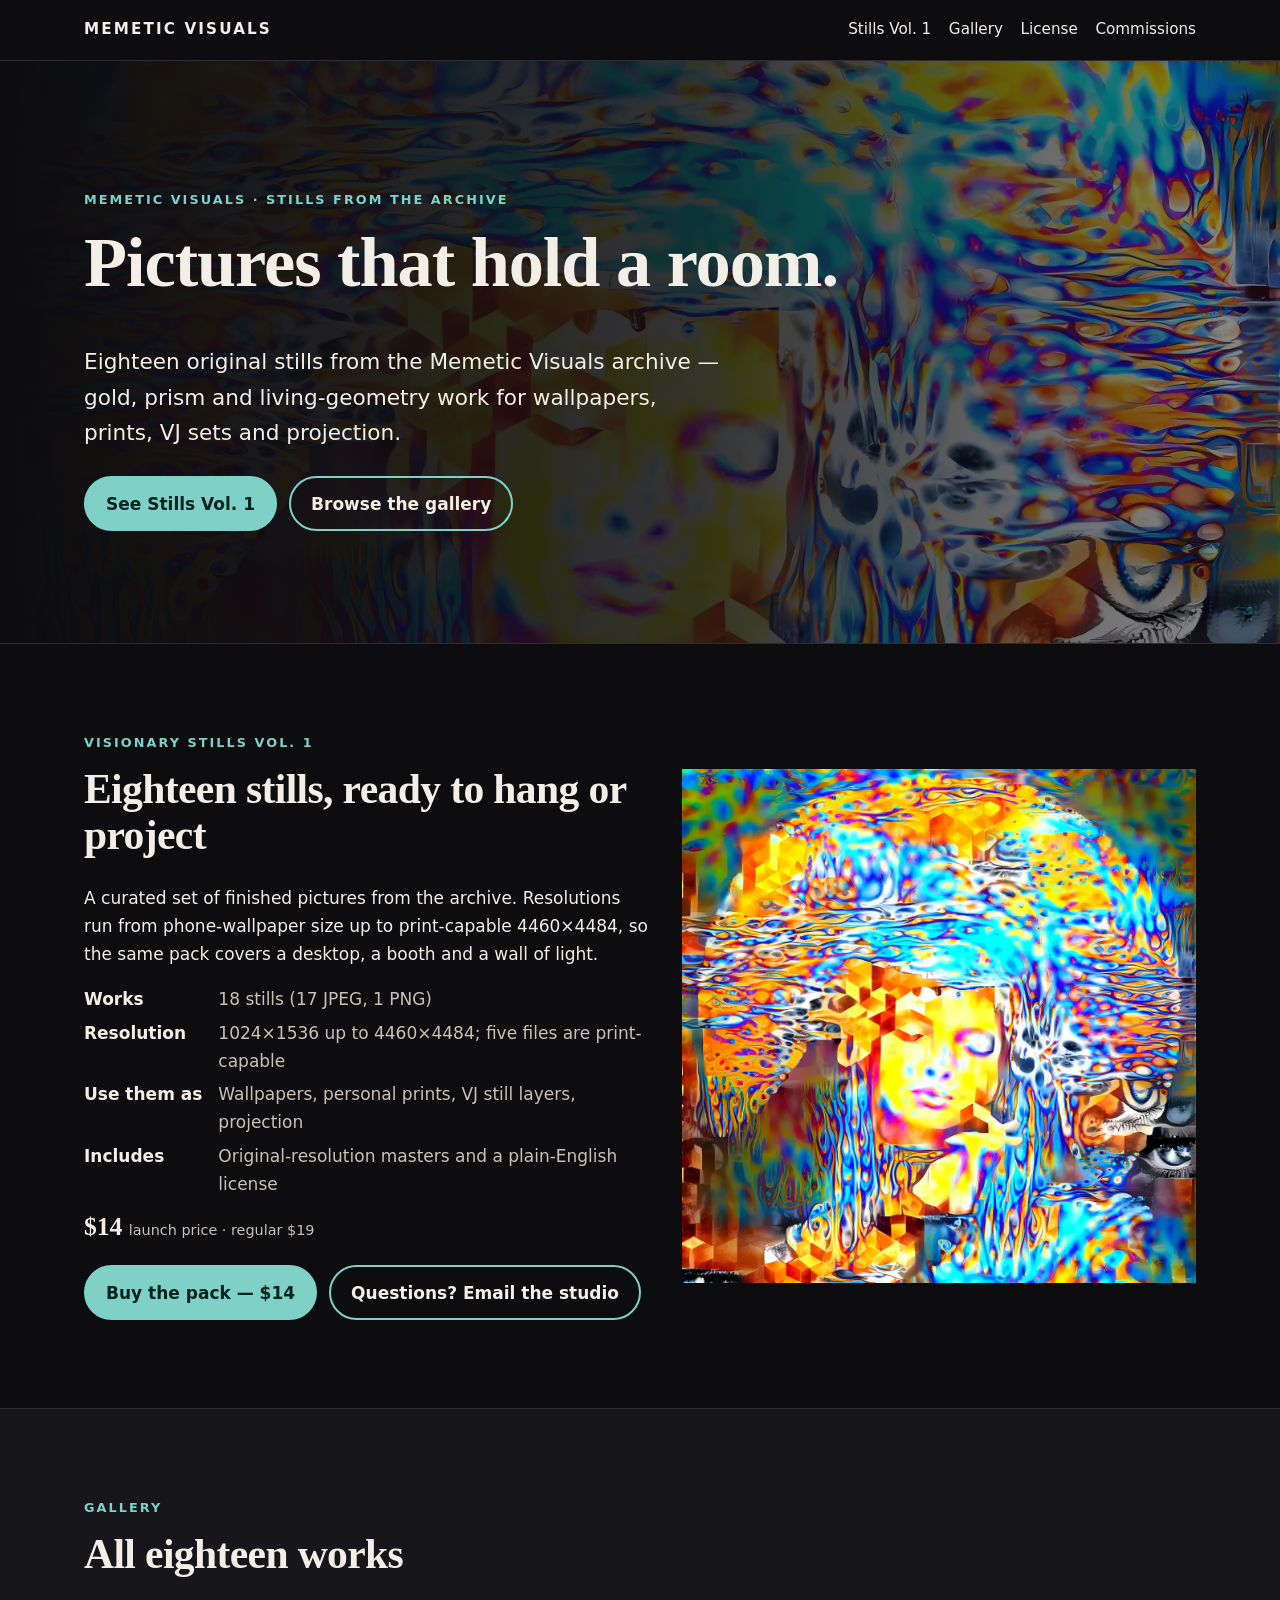
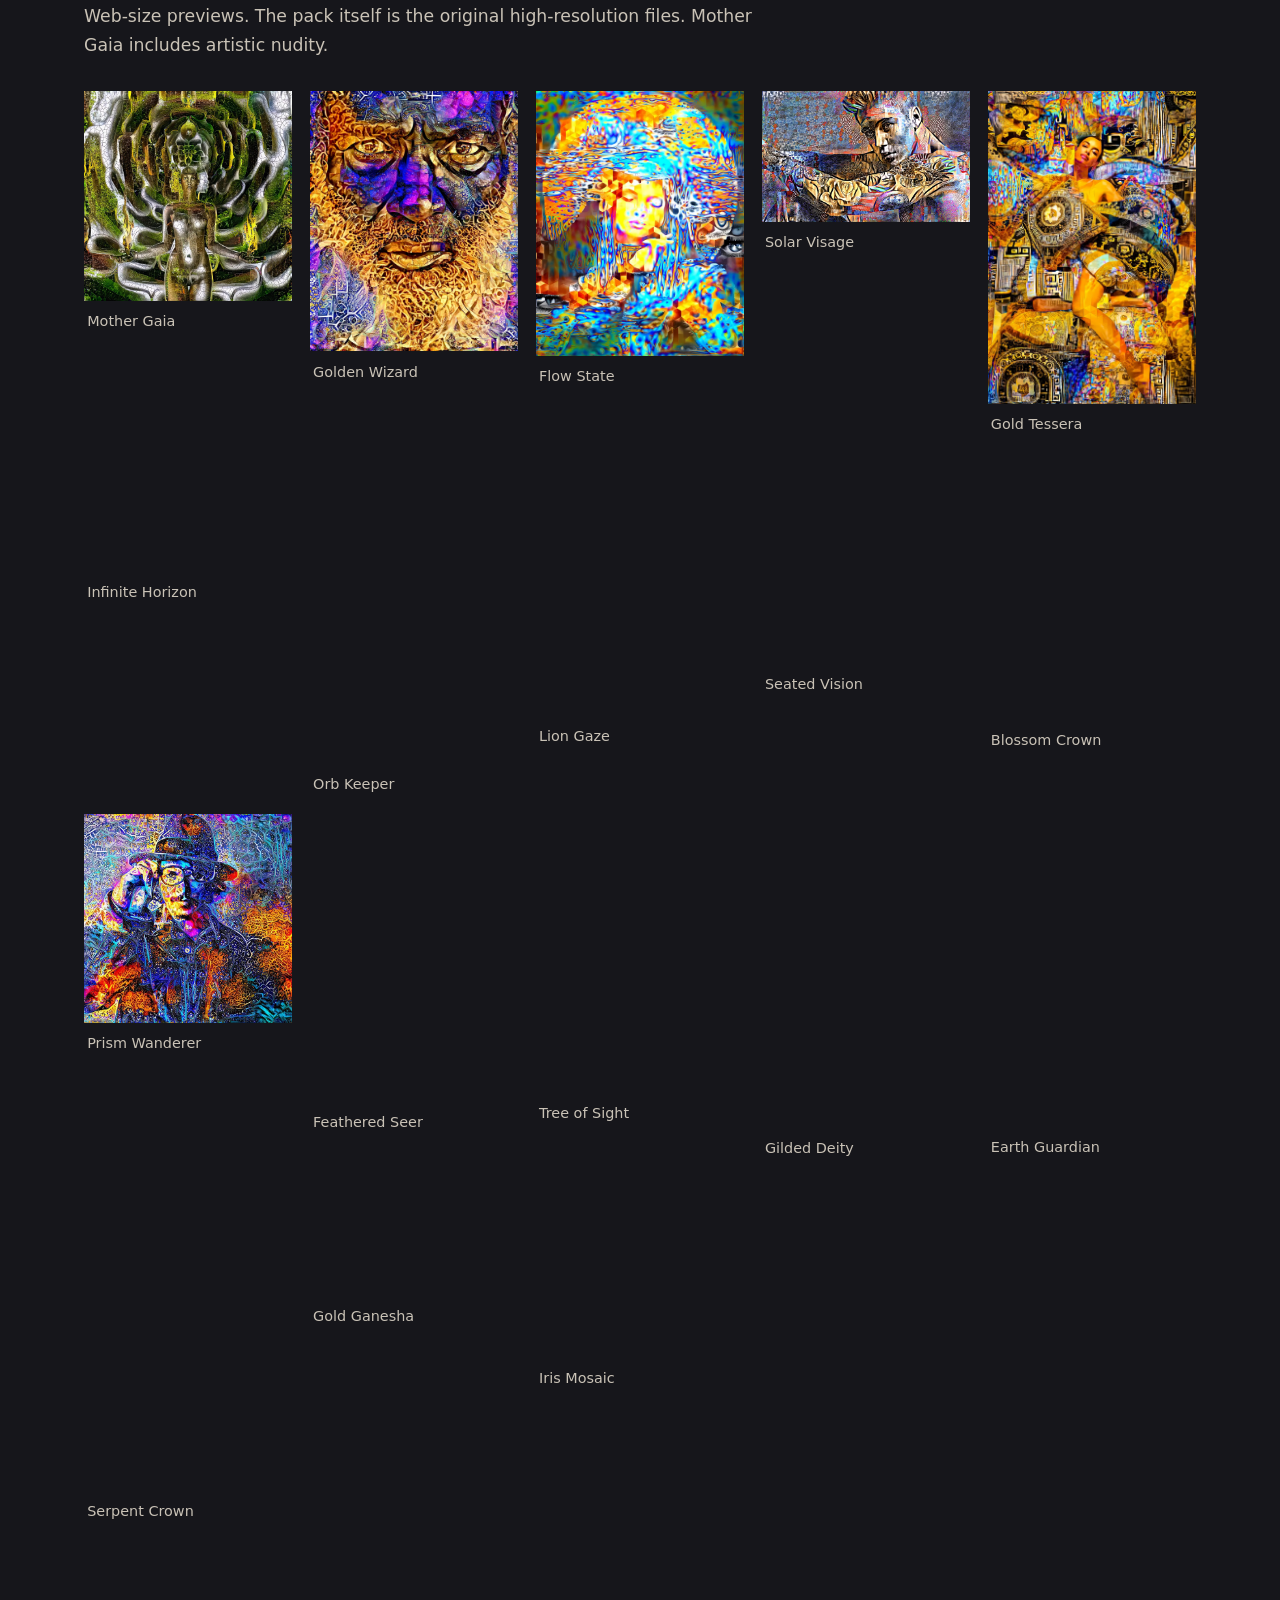
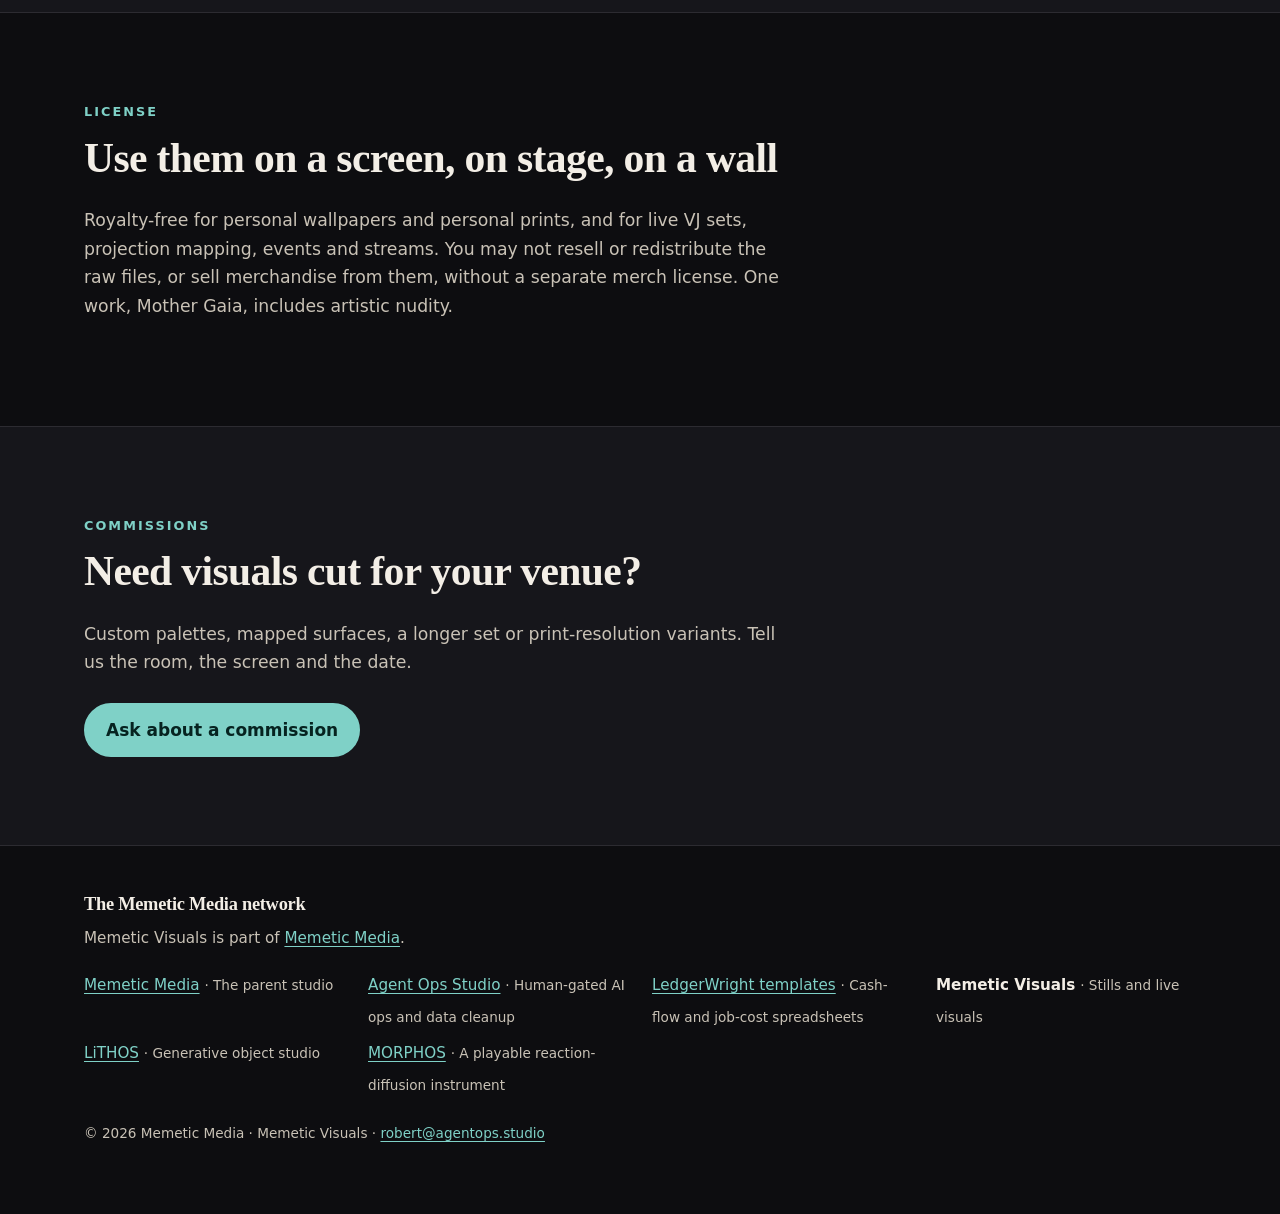
<file: index.html>
<!doctype html>
<html lang="en">
<head>
<meta charset="utf-8">
<meta name="viewport" content="width=device-width, initial-scale=1">
<title>Memetic Visuals | Visionary Stills Vol. 1</title>
<meta name="description" content="Eighteen high-resolution visionary stills for wallpapers, VJ sets and projection. Original work from the Memetic Visuals archive, launching at $14.">
<link rel="canonical" href="https://iamm3ta.github.io/memetic-visuals/">
<meta name="theme-color" content="#0d0d10">
<!-- Open Graph / Twitter: 1200x630 card in assets/og.jpg (Flow State crop) -->
<meta property="og:type" content="website">
<meta property="og:site_name" content="Memetic Visuals">
<meta property="og:title" content="Memetic Visuals | Visionary Stills Vol. 1">
<meta property="og:description" content="Eighteen high-resolution visionary stills for wallpapers, VJ sets and projection. Original work from the Memetic Visuals archive, launching at $14.">
<meta property="og:url" content="https://iamm3ta.github.io/memetic-visuals/">
<meta property="og:image" content="https://iamm3ta.github.io/memetic-visuals/assets/og.jpg">
<meta property="og:image:width" content="1200">
<meta property="og:image:height" content="630">
<meta property="og:image:alt" content="Memetic Visuals Visionary Stills Vol. 1: gold and prism portrait from Flow State">
<meta name="twitter:card" content="summary_large_image">
<meta name="twitter:title" content="Memetic Visuals | Visionary Stills Vol. 1">
<meta name="twitter:description" content="Eighteen high-resolution visionary stills for wallpapers, VJ sets and projection. Original work from the Memetic Visuals archive, launching at $14.">
<meta name="twitter:image" content="https://iamm3ta.github.io/memetic-visuals/assets/og.jpg">
<meta name="twitter:image:alt" content="Memetic Visuals Visionary Stills Vol. 1: gold and prism portrait from Flow State">
<!-- favicon set -->
<link rel="icon" href="favicon.ico" sizes="48x48">
<link rel="icon" href="assets/favicon.svg" type="image/svg+xml">
<link rel="icon" href="assets/favicon-32.png" type="image/png" sizes="32x32">
<link rel="apple-touch-icon" href="assets/apple-touch-icon.png">
<link rel="manifest" href="site.webmanifest">
<link rel="preload" as="image" href="assets/hero-800.webp" imagesrcset="assets/hero-800.webp 800w, assets/hero-1600.webp 1600w" imagesizes="100vw">
<link rel="stylesheet" href="css/site.css">
<!-- Structured data (schema.org JSON-LD) -->
<script type="application/ld+json">
{
 "@context": "https://schema.org",
 "@graph": [
  {
   "@type": "Organization",
   "@id": "https://iamm3ta.github.io/memetic-visuals/#org",
   "name": "Memetic Visuals",
   "url": "https://iamm3ta.github.io/memetic-visuals/",
   "logo": "https://iamm3ta.github.io/memetic-visuals/assets/icon-512.png",
   "parentOrganization": {
    "@type": "Organization",
    "name": "Memetic Media",
    "url": "https://iamm3ta.github.io/memetic-media/",
    "logo": "https://iamm3ta.github.io/memetic-media/assets/icon-512.png"
   }
  },
  {
   "@type": "Product",
   "name": "Memetic Visuals Visionary Stills Vol. 1: 18 high-resolution stills",
   "description": "Eighteen original high-resolution stills for wallpapers, personal prints, VJ sets and projection. Resolutions from 1024×1536 up to 4460×4484.",
   "image": "https://iamm3ta.github.io/memetic-visuals/assets/cover.webp",
   "brand": {
    "@type": "Brand",
    "name": "Memetic Visuals"
   },
   "offers": {
    "@type": "Offer",
    "url": "https://ledgerwright.gumroad.com/l/memetic-visuals-pack",
    "price": "14.00",
    "priceCurrency": "USD",
    "availability": "https://schema.org/PreOrder",
    "seller": {
     "@id": "https://iamm3ta.github.io/memetic-visuals/#org"
    }
   }
  }
 ]
}
</script>
</head>
<body class="theme-dark theme-visuals">
<a class="skip" href="#main">Skip to content</a>
<header class="site-header">
  <div class="wrap">
    <a class="brand" href="./">Memetic Visuals</a>
    <nav aria-label="Main"><ul class="nav"><li><a href="#stills">Stills Vol. 1</a></li><li><a href="#gallery">Gallery</a></li><li><a href="#license">License</a></li><li><a href="#commission">Commissions</a></li></ul></nav>
  </div>
</header>
<main id="main">
<section class="hero">
  <img class="hero-media" src="assets/hero-800.webp" srcset="assets/hero-800.webp 800w, assets/hero-1600.webp 1600w" sizes="100vw" width="1600" height="900" alt="Gold and prism portrait from Flow State, cropped wide for the hero" fetchpriority="high"><div class="hero-scrim"></div>
  <div class="wrap">
    <p class="kicker">Memetic Visuals · stills from the archive</p>
    <h1>Pictures that hold a room.</h1>
    <p class="lede">Eighteen original stills from the Memetic Visuals archive — gold, prism and living-geometry work for wallpapers, prints, VJ sets and projection.</p>
    <div class="actions"><a class="btn btn-primary" href="#stills">See Stills Vol. 1</a><a class="btn btn-ghost" href="#gallery">Browse the gallery</a></div>
  </div>
</section>
<section class="band" id="stills">
  <div class="wrap split">
    <div>
      <p class="kicker">Visionary Stills Vol. 1</p>
      <h2>Eighteen stills, ready to hang or project</h2>
      <p>A curated set of finished pictures from the archive. Resolutions run from phone-wallpaper size up to print-capable 4460×4484, so the same pack covers a desktop, a booth and a wall of light.</p>
      <dl class="facts">
        <dt>Works</dt><dd>18 stills (17 JPEG, 1 PNG)</dd>
        <dt>Resolution</dt><dd>1024×1536 up to 4460×4484; five files are print-capable</dd>
        <dt>Use them as</dt><dd>Wallpapers, personal prints, VJ still layers, projection</dd>
        <dt>Includes</dt><dd>Original-resolution masters and a plain-English license</dd>
      </dl>
      <p class="price">$14 <small>launch price · regular $19</small></p>
      <!--
        BUY BUTTON
        Placeholder Gumroad slug: https://ledgerwright.gumroad.com/l/memetic-visuals-pack
        The product itself is not created in this change. If the slug changes
        once the Gumroad listing is created, update this href and the JSON-LD
        offers.url in <head>. Do not merge this branch until the listing is
        ready, or the public button will 404.
      -->
      <div class="actions"><a class="btn btn-primary" href="https://ledgerwright.gumroad.com/l/memetic-visuals-pack">Buy the pack — $14</a>
      <a class="btn btn-ghost" href="mailto:robert@agentops.studio?subject=Visionary%20Stills%20Vol.%201">Questions? Email the studio</a></div>
    </div>
    <img src="assets/cover-square.webp" width="1280" height="1280" loading="lazy" decoding="async" alt="Visionary Stills Vol. 1 cover: Flow State, a gold and prism portrait">
  </div>
</section>
<section class="band alt" id="gallery">
  <div class="wrap">
    <p class="kicker">Gallery</p>
    <h2>All eighteen works</h2>
    <p class="sub">Web-size previews. The pack itself is the original high-resolution files. Mother Gaia includes artistic nudity.</p>
    <!-- Preview widths/heights are the webp long-edge-1280 dimensions, used to prevent layout shift. -->
    <div class="grid tight"><figure><img src="assets/01-mother-gaia.webp" width="1273" height="1280" loading="lazy" decoding="async" alt="Mother Gaia: a mirrored silver figure in a living green canopy"><figcaption>Mother Gaia</figcaption></figure><figure><img src="assets/02-golden-wizard.webp" width="1025" height="1280" loading="lazy" decoding="async" alt="Golden Wizard: a close gold and violet bearded portrait"><figcaption>Golden Wizard</figcaption></figure><figure><img src="assets/03-flow-state.webp" width="1008" height="1280" loading="lazy" decoding="async" alt="Flow State: a gold face dissolved into blue and orange prism light"><figcaption>Flow State</figcaption></figure><figure><img src="assets/04-solar-visage.webp" width="1280" height="801" loading="lazy" decoding="async" alt="Solar Visage: a wide gold face built from tesserae"><figcaption>Solar Visage</figcaption></figure><figure><img src="assets/05-gold-tessera.webp" width="853" height="1280" loading="lazy" decoding="async" alt="Gold Tessera: a dense vertical field of gold ornament"><figcaption>Gold Tessera</figcaption></figure><figure><img src="assets/06-infinite-horizon.webp" width="1280" height="720" loading="lazy" decoding="async" alt="Infinite Horizon: a luminous landscape under a prism sky"><figcaption>Infinite Horizon</figcaption></figure><figure><img src="assets/07-orb-keeper.webp" width="864" height="1280" loading="lazy" decoding="async" alt="Orb Keeper: a seated figure holding a glowing world"><figcaption>Orb Keeper</figcaption></figure><figure><img src="assets/08-lion-gaze.webp" width="1023" height="1280" loading="lazy" decoding="async" alt="Lion Gaze: a golden face with a lion-like mane of ornament"><figcaption>Lion Gaze</figcaption></figure><figure><img src="assets/09-seated-vision.webp" width="1280" height="1280" loading="lazy" decoding="async" alt="Seated Vision: a seated figure in a woven gold and teal field"><figcaption>Seated Vision</figcaption></figure><figure><img src="assets/10-blossom-crown.webp" width="1008" height="1280" loading="lazy" decoding="async" alt="Blossom Crown: a portrait crowned with dense flowers"><figcaption>Blossom Crown</figcaption></figure><figure><img src="assets/11-prism-wanderer.webp" width="1280" height="1280" loading="lazy" decoding="async" alt="Prism Wanderer: a figure in a hat against a prism sky"><figcaption>Prism Wanderer</figcaption></figure><figure><img src="assets/12-feathered-seer.webp" width="929" height="1280" loading="lazy" decoding="async" alt="Feathered Seer: a headdress portrait in gold and teal"><figcaption>Feathered Seer</figcaption></figure><figure><img src="assets/13-tree-of-sight.webp" width="960" height="1280" loading="lazy" decoding="async" alt="Tree of Sight: a face growing out of a golden tree"><figcaption>Tree of Sight</figcaption></figure><figure><img src="assets/14-gilded-deity.webp" width="853" height="1280" loading="lazy" decoding="async" alt="Gilded Deity: a frontal gold figure on a dark ground"><figcaption>Gilded Deity</figcaption></figure><figure><img src="assets/15-earth-guardian.webp" width="853" height="1280" loading="lazy" decoding="async" alt="Earth Guardian: a seated terracotta figure with a calm gaze"><figcaption>Earth Guardian</figcaption></figure><figure><img src="assets/16-serpent-crown.webp" width="853" height="1280" loading="lazy" decoding="async" alt="Serpent Crown: a seated figure with a blue cobra rising beside them"><figcaption>Serpent Crown</figcaption></figure><figure><img src="assets/17-gold-ganesha.webp" width="1280" height="720" loading="lazy" decoding="async" alt="Gold Ganesha: a wide gold composition of a traditional guardian figure"><figcaption>Gold Ganesha</figcaption></figure><figure><img src="assets/18-iris-mosaic.webp" width="1280" height="1104" loading="lazy" decoding="async" alt="Iris Mosaic: a close face built from bright tesserae"><figcaption>Iris Mosaic</figcaption></figure></div>
  </div>
</section>
<section class="band" id="license">
  <div class="wrap">
    <p class="kicker">License</p>
    <h2>Use them on a screen, on stage, on a wall</h2>
    <p class="sub">Royalty-free for personal wallpapers and personal prints, and for live VJ sets, projection mapping, events and streams. You may not resell or redistribute the raw files, or sell merchandise from them, without a separate merch license. One work, Mother Gaia, includes artistic nudity.</p>
  </div>
</section>
<section class="band alt" id="commission">
  <div class="wrap">
    <p class="kicker">Commissions</p>
    <h2>Need visuals cut for your venue?</h2>
    <p class="sub">Custom palettes, mapped surfaces, a longer set or print-resolution variants. Tell us the room, the screen and the date.</p>
    <div class="actions"><a class="btn btn-primary" href="mailto:robert@agentops.studio?subject=Memetic%20Visuals%20commission">Ask about a commission</a></div>
  </div>
</section>
</main>
<footer class="site-footer">
  <div class="wrap">
    <h2>The Memetic Media network</h2>
    <p>Memetic Visuals is part of <a href="https://iamm3ta.github.io/memetic-media/">Memetic Media</a>.</p>
    <ul class="network"><li><a href="https://iamm3ta.github.io/memetic-media/">Memetic Media</a> <span class="fine">· The parent studio</span></li><li><a href="https://agentops.studio/">Agent Ops Studio</a> <span class="fine">· Human-gated AI ops and data cleanup</span></li><li><a href="https://iamm3ta.github.io/ledgerwright-templates/">LedgerWright templates</a> <span class="fine">· Cash-flow and job-cost spreadsheets</span></li><li><a href="https://iamm3ta.github.io/memetic-visuals/" aria-current="page">Memetic Visuals</a> <span class="fine">· Stills and live visuals</span></li><li><a href="https://iamm3ta.github.io/lithos-studio/">LiTHOS</a> <span class="fine">· Generative object studio</span></li><li><a href="https://morphos.grok.me/">MORPHOS</a> <span class="fine">· A playable reaction-diffusion instrument</span></li></ul>
    <p class="fine">© 2026 Memetic Media · Memetic Visuals · <a href="mailto:robert@agentops.studio?subject=Memetic%20Visuals">robert@agentops.studio</a></p>
    
  </div>
</footer>
</body>
</html>
</file>
<file: css/site.css>
/* Memetic Media network — shared stylesheet (one copy per site repo).
   Source of truth: memetic-media repo /builder/site.css. Edit there, rebuild, copy.
   Mobile-first, system fonts only (no web-font download = fast first paint).
   Each site sets its palette with a theme class on <body>; nothing else differs. */

:root {
  --serif: Georgia, "Source Serif Pro", "Liberation Serif", "Iowan Old Style", serif;
  --sans: Inter, "Segoe UI", system-ui, -apple-system, Roboto, sans-serif;
  --radius: 14px;
  --wrap: 72rem;
}

/* ---- themes ---- */
.theme-dark {      /* Memetic Media hub + Memetic Visuals: dark stage, warm gold */
  --bg: #0d0d10; --bg2: #16161b; --fg: #f3eee6; --muted: #c9c2b6; --line: #2c2b31;
  --accent: #e6be78; --accent-ink: #1a1408; --card: #17171c; color-scheme: dark;
}
.theme-visuals { --accent: #7fd1c7; --accent-ink: #062320; }
.theme-paper {     /* LedgerWright: warm paper, ledger green */
  --bg: #f6f3ee; --bg2: #ece6dc; --fg: #241f1c; --muted: #4e4943; --line: #ddd5c8;
  --accent: #0f5a4a; --accent-ink: #ffffff; --card: #ffffff; color-scheme: light;
}
.theme-lithos {    /* LiTHOS: charcoal, sand, teal (from the LiTHOS brand notes) */
  --bg: #1d1f21; --bg2: #26292b; --fg: #efe7d8; --muted: #cfc4b0; --line: #3a3d40;
  --accent: #7fd1c7; --accent-ink: #0b2422; --card: #25282a; color-scheme: dark;
}

*, *::before, *::after { box-sizing: border-box; }
html { scroll-behavior: smooth; -webkit-text-size-adjust: 100%; }
body { margin: 0; background: var(--bg); color: var(--fg); font: 1.0625rem/1.65 var(--sans); }
img, video { max-width: 100%; height: auto; display: block; }
a { color: var(--accent); text-underline-offset: 3px; }
a:hover { text-decoration-thickness: 2px; }
:focus-visible { outline: 3px solid var(--accent); outline-offset: 3px; }
h1, h2, h3 { font-family: var(--serif); line-height: 1.12; letter-spacing: -0.015em; margin: 0 0 .6em; }
h1 { font-size: clamp(2.3rem, 7vw, 4.4rem); }
h2 { font-size: clamp(1.7rem, 4.2vw, 2.6rem); }
h3 { font-size: 1.3rem; }
p { margin: 0 0 1em; }
.wrap { max-width: var(--wrap); margin: 0 auto; padding: 0 1.25rem; }
.skip { position: absolute; left: -999px; top: 0; background: var(--accent); color: var(--accent-ink); padding: .6rem 1rem; z-index: 10; }
.skip:focus { left: 1rem; }

/* ---- header ---- */
.site-header { border-bottom: 1px solid var(--line); background: var(--bg); position: sticky; top: 0; z-index: 5; }
.site-header .wrap { display: flex; align-items: center; justify-content: space-between; gap: 1rem; min-height: 3.75rem; flex-wrap: wrap; }
.brand { font-weight: 800; letter-spacing: .14em; text-transform: uppercase; font-size: .95rem; color: var(--fg); text-decoration: none; padding: .5rem 0; }
.nav { display: flex; gap: .25rem 1.1rem; flex-wrap: wrap; list-style: none; margin: 0; padding: 0; font-size: .95rem; }
.nav a { color: var(--fg); text-decoration: none; display: inline-block; padding: .55rem 0; }
.nav a:hover { color: var(--accent); }

/* ---- hero ---- */
.hero { position: relative; overflow: hidden; border-bottom: 1px solid var(--line); }
.hero-media { position: absolute; inset: 0; width: 100%; height: 100%; object-fit: cover; opacity: .55; }
.theme-paper .hero-media { opacity: 1; }
.hero .wrap { position: relative; padding-top: clamp(4rem, 12vw, 8rem); padding-bottom: clamp(3.5rem, 10vw, 7rem); }
.hero-scrim { position: absolute; inset: 0; background: linear-gradient(90deg, var(--bg) 0%, color-mix(in srgb, var(--bg) 70%, transparent) 55%, transparent 100%); }
.kicker { text-transform: uppercase; letter-spacing: .16em; font-size: .8rem; font-weight: 700; color: var(--accent); margin-bottom: .8rem; }
.lede { font-size: clamp(1.1rem, 2.4vw, 1.35rem); max-width: 40rem; color: var(--fg); }
.actions { display: flex; flex-wrap: wrap; gap: .75rem; margin-top: 1.6rem; }
.btn { display: inline-flex; align-items: center; min-height: 48px; padding: .7rem 1.25rem; border-radius: 999px;
       font-weight: 700; text-decoration: none; border: 2px solid var(--accent); }
.btn-primary { background: var(--accent); color: var(--accent-ink); }
.btn-ghost { color: var(--fg); }
.btn[aria-disabled="true"] { opacity: .85; cursor: not-allowed; border-style: dashed; background: transparent; color: var(--fg); }

/* ---- sections ---- */
.band { padding: clamp(3rem, 8vw, 5.5rem) 0; border-bottom: 1px solid var(--line); }
.band.alt { background: var(--bg2); }
.sub { color: var(--muted); max-width: 44rem; font-size: 1.08rem; }
.grid { display: grid; gap: 1.1rem; grid-template-columns: repeat(auto-fill, minmax(min(100%, 18rem), 1fr)); margin-top: 2rem; }
.grid.tight { grid-template-columns: repeat(auto-fill, minmax(min(100%, 13rem), 1fr)); }
.card { background: var(--card); border: 1px solid var(--line); border-radius: var(--radius); overflow: hidden; display: flex; flex-direction: column; }
.card img { width: 100%; aspect-ratio: 16 / 9; object-fit: cover; background: var(--bg2); }
.card .body { padding: 1.1rem 1.2rem 1.3rem; display: flex; flex-direction: column; gap: .4rem; flex: 1; }
.card h3 { margin: 0; }
.card p { color: var(--muted); margin: 0; }
.card .go { margin-top: auto; padding-top: .6rem; font-weight: 700; }
.card.link { position: relative; transition: transform .15s ease, border-color .15s ease; }
.card.link:hover { transform: translateY(-2px); border-color: var(--accent); }
.tag { display: inline-block; font-size: .75rem; font-weight: 700; letter-spacing: .08em; text-transform: uppercase; color: var(--accent); }
.price { font: 700 1.6rem/1 var(--serif); color: var(--fg); }
.price small { font: 500 .9rem var(--sans); color: var(--muted); }
.placeholder-note { font-size: .88rem; color: var(--muted); }
figure { margin: 0; }
figcaption { font-size: .9rem; color: var(--muted); padding: .6rem .2rem 0; }
.work img { aspect-ratio: 4 / 5; object-fit: cover; border-radius: var(--radius); width: 100%; }
.split { display: grid; gap: 2rem; align-items: center; }
@media (min-width: 52rem) { .split { grid-template-columns: 1.1fr 1fr; } }
.list { padding-left: 1.2rem; } .list li { margin: .3rem 0; }
.media-frame { border-radius: var(--radius); overflow: hidden; border: 1px solid var(--line); background: #000; }
dl.facts { display: grid; grid-template-columns: max-content 1fr; gap: .35rem 1rem; margin: 1rem 0; }
dl.facts dt { font-weight: 700; } dl.facts dd { margin: 0; color: var(--muted); }

/* ---- network footer (cross-links every site) ---- */
.site-footer { padding: 3rem 0 3.5rem; font-size: .95rem; color: var(--muted); }
.site-footer h2 { font-size: 1.15rem; color: var(--fg); }
.network { list-style: none; padding: 0; margin: 0 0 1.5rem; display: grid; gap: .2rem 1.5rem; grid-template-columns: repeat(auto-fill, minmax(13rem, 1fr)); }
.network a { display: inline-block; padding: .45rem 0; }
.network a[aria-current="page"] { color: var(--fg); text-decoration: none; font-weight: 700; }
.fine { font-size: .85rem; }
@media (prefers-reduced-motion: reduce) { * { scroll-behavior: auto !important; transition: none !important; } }
.media-frame video { width: 100%; }
</file>
